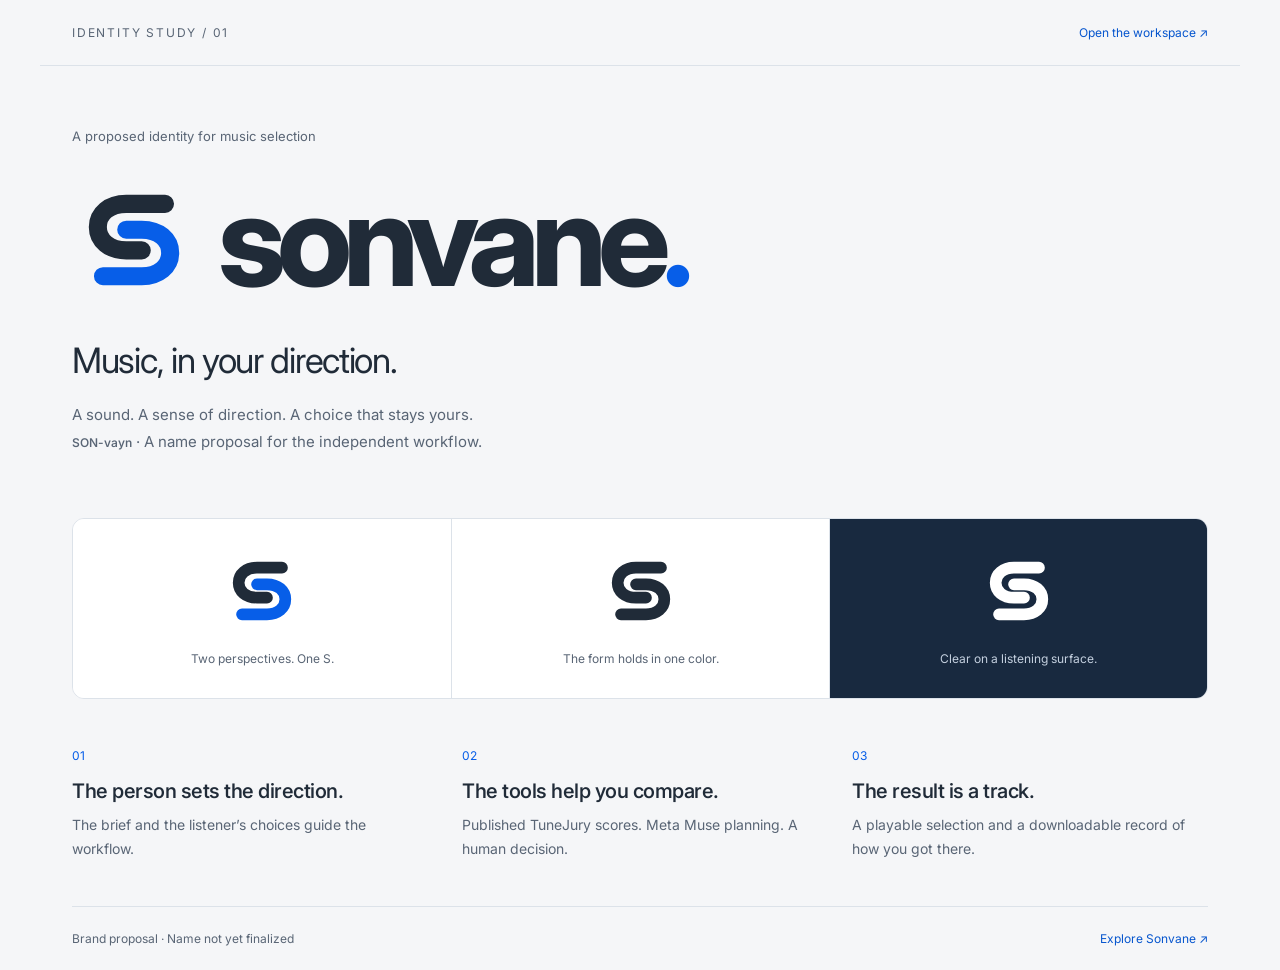
<file: app/static/brand/index.html>
<!doctype html><html lang="en"><head><meta charset="utf-8"><meta name="viewport" content="width=device-width,initial-scale=1"><title>Sonvane — Identity proposal</title><link rel="stylesheet" href="brand.css"><link rel="icon" href="../assets/sonvane.svg"></head><body><header><span>IDENTITY STUDY / 01</span><a href="/">Open the workspace ↗</a></header><main><section class="hero"><p class="eyebrow">A proposed identity for music selection</p><div class="lockup"><img src="../assets/sonvane.svg" alt="Paired S symbol"><h1>sonvane<span>.</span></h1></div><p class="tagline">Music, in your direction.</p><p class="explanation">A sound. A sense of direction. A choice that stays yours.<br><strong>SON-vayn</strong> · A name proposal for the independent workflow.</p></section><section class="specimens"><div class="specimen"><img src="../assets/sonvane.svg" alt="Two-color mark"><p>Two perspectives. One S.</p></div><div class="specimen"><img src="../assets/sonvane-mono.svg" alt="Single-color mark"><p>The form holds in one color.</p></div><div class="specimen dark"><img src="../assets/sonvane-white.svg" alt="White mark on dark background"><p>Clear on a listening surface.</p></div></section><section class="principles"><div><span>01</span><h2>The person sets the direction.</h2><p>The brief and the listener’s choices guide the workflow.</p></div><div><span>02</span><h2>The tools help you compare.</h2><p>Published TuneJury scores. Meta Muse planning. A human decision.</p></div><div><span>03</span><h2>The result is a track.</h2><p>A playable selection and a downloadable record of how you got there.</p></div></section><footer><span>Brand proposal · Name not yet finalized</span><a href="/demo/">Explore Sonvane ↗</a></footer></main></body></html>
</file>
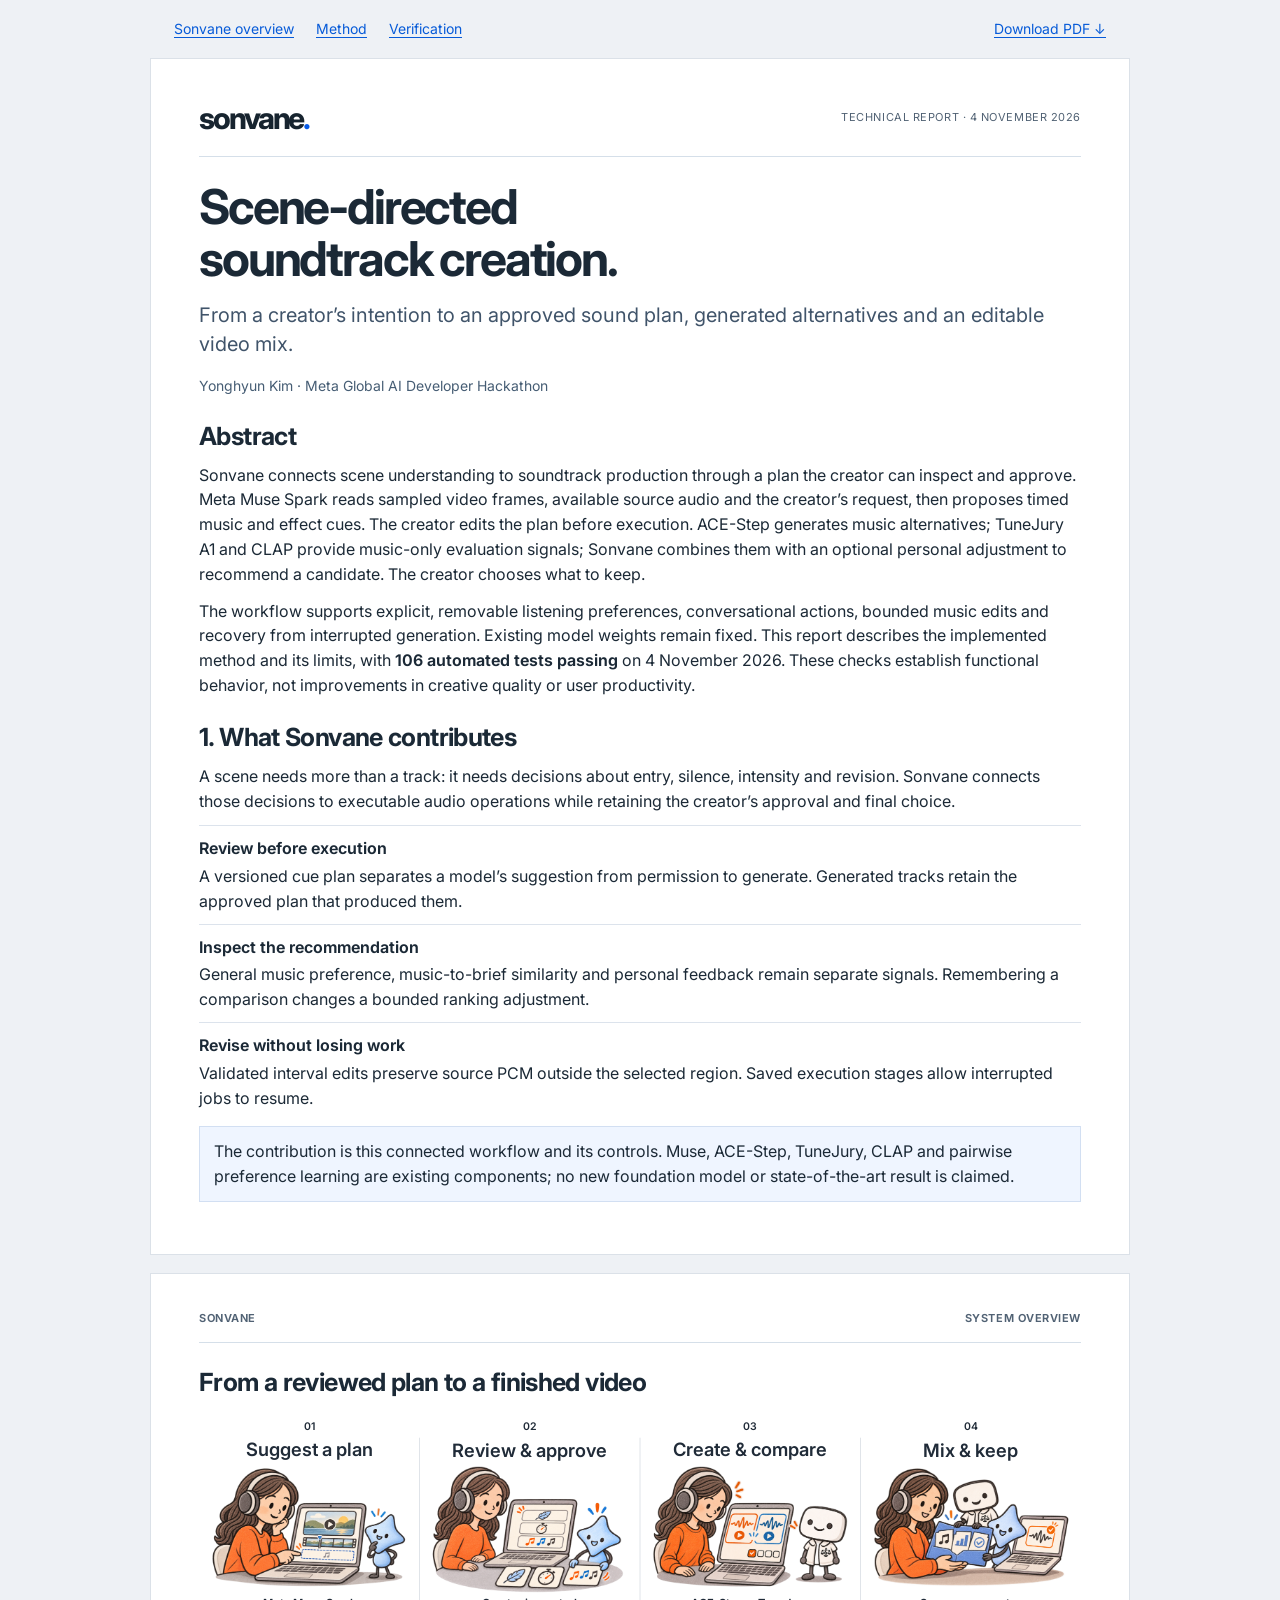
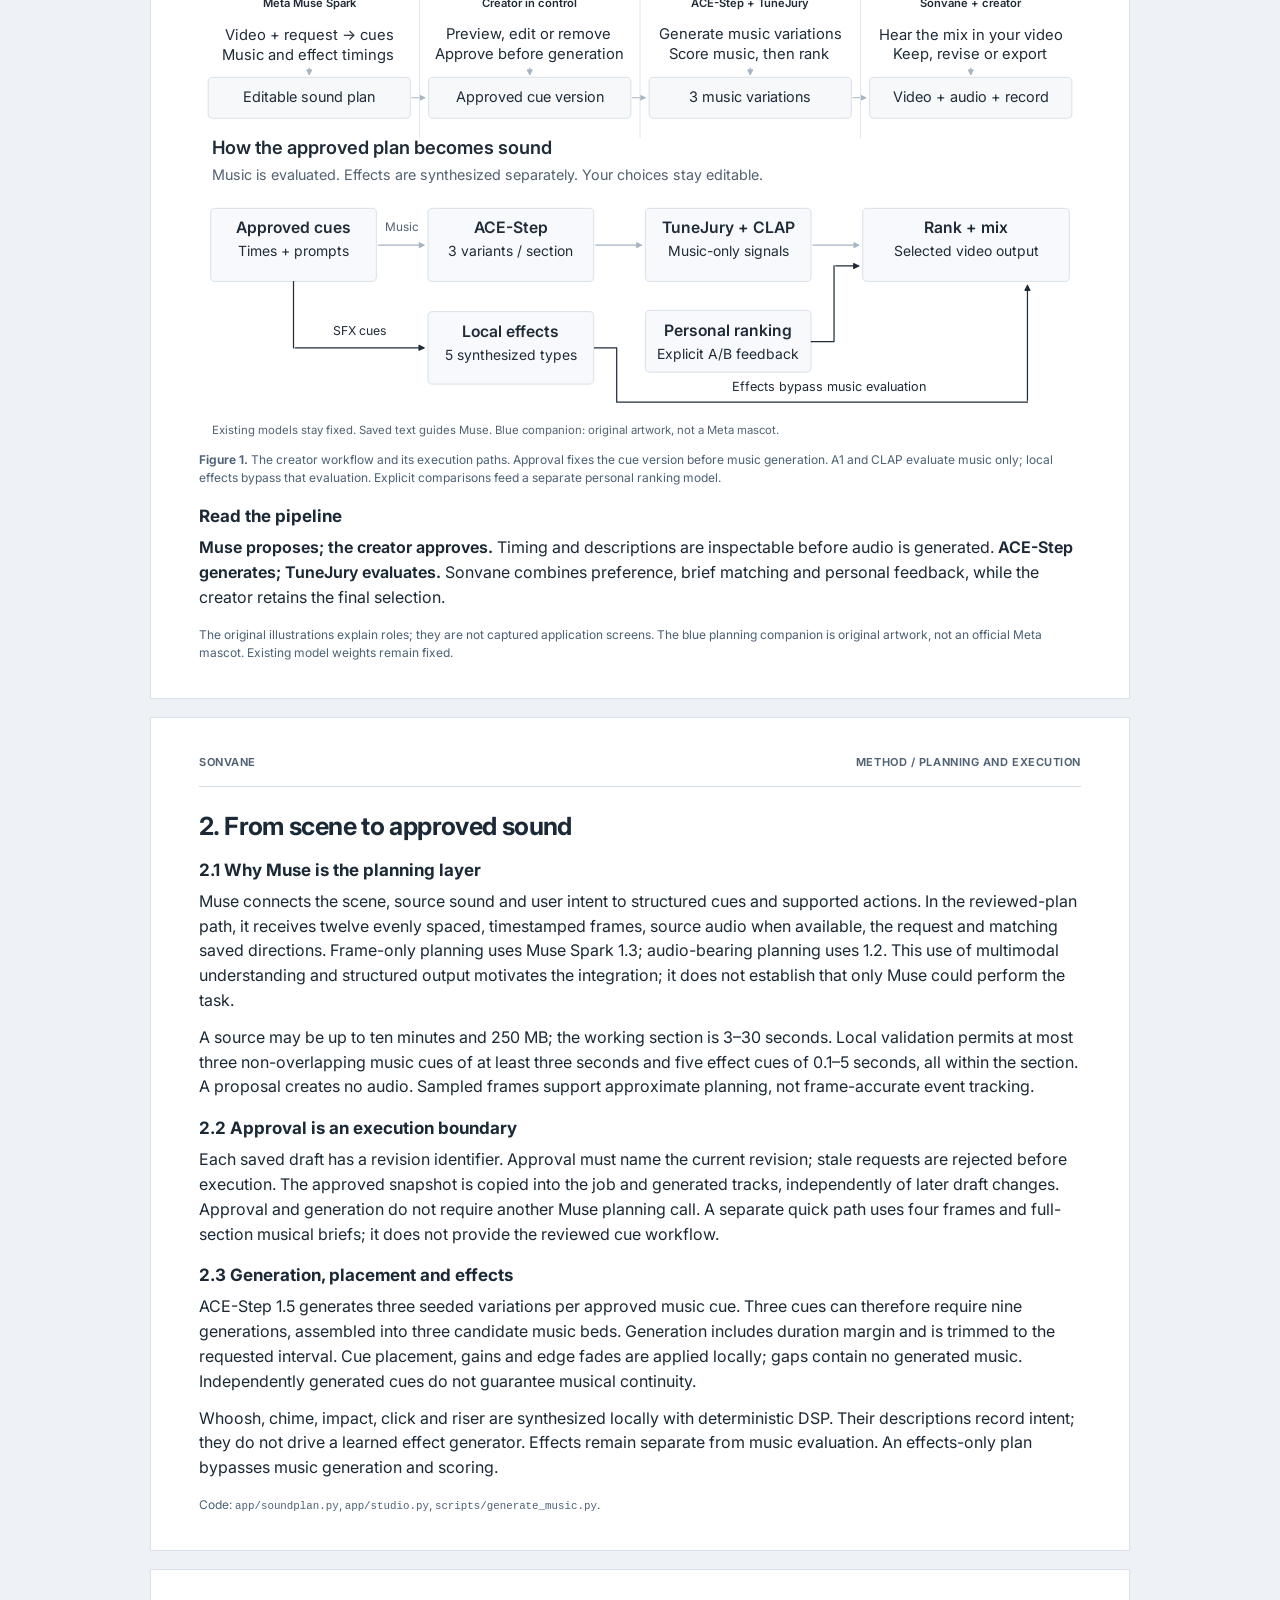
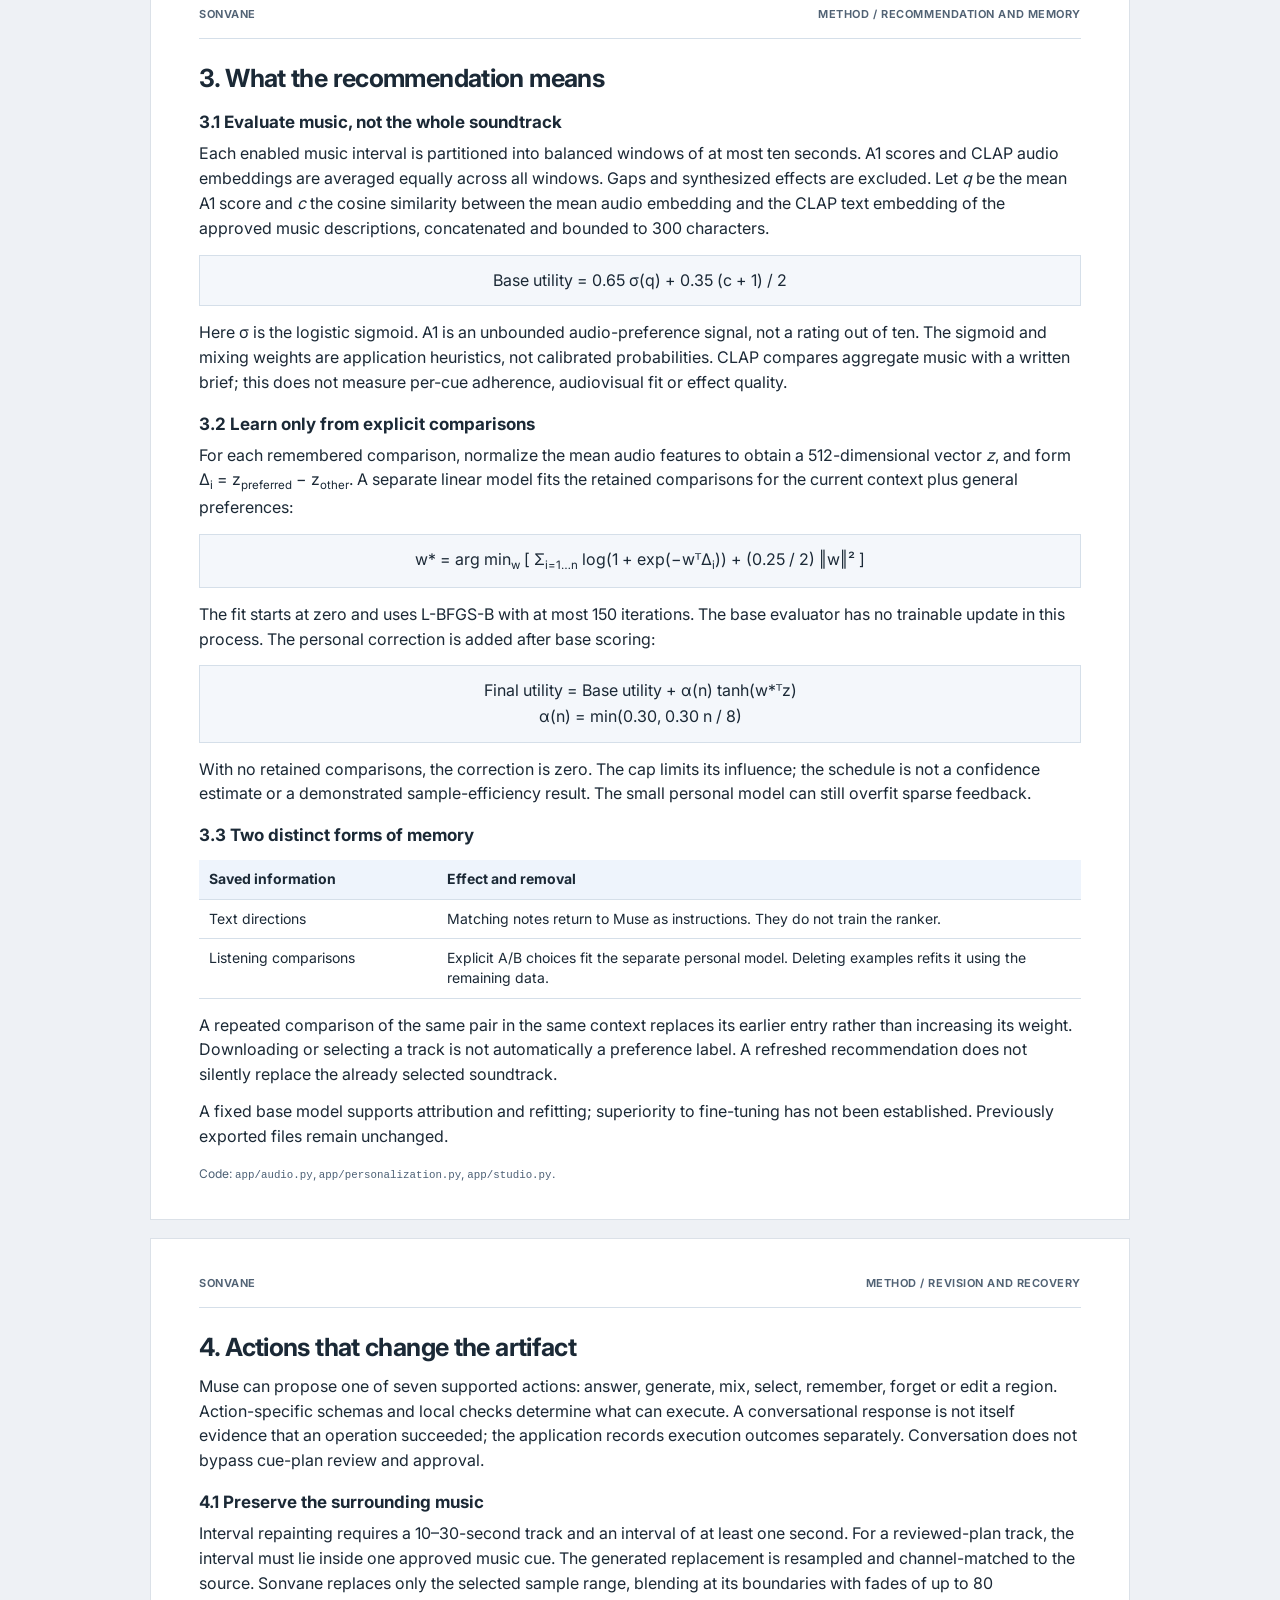
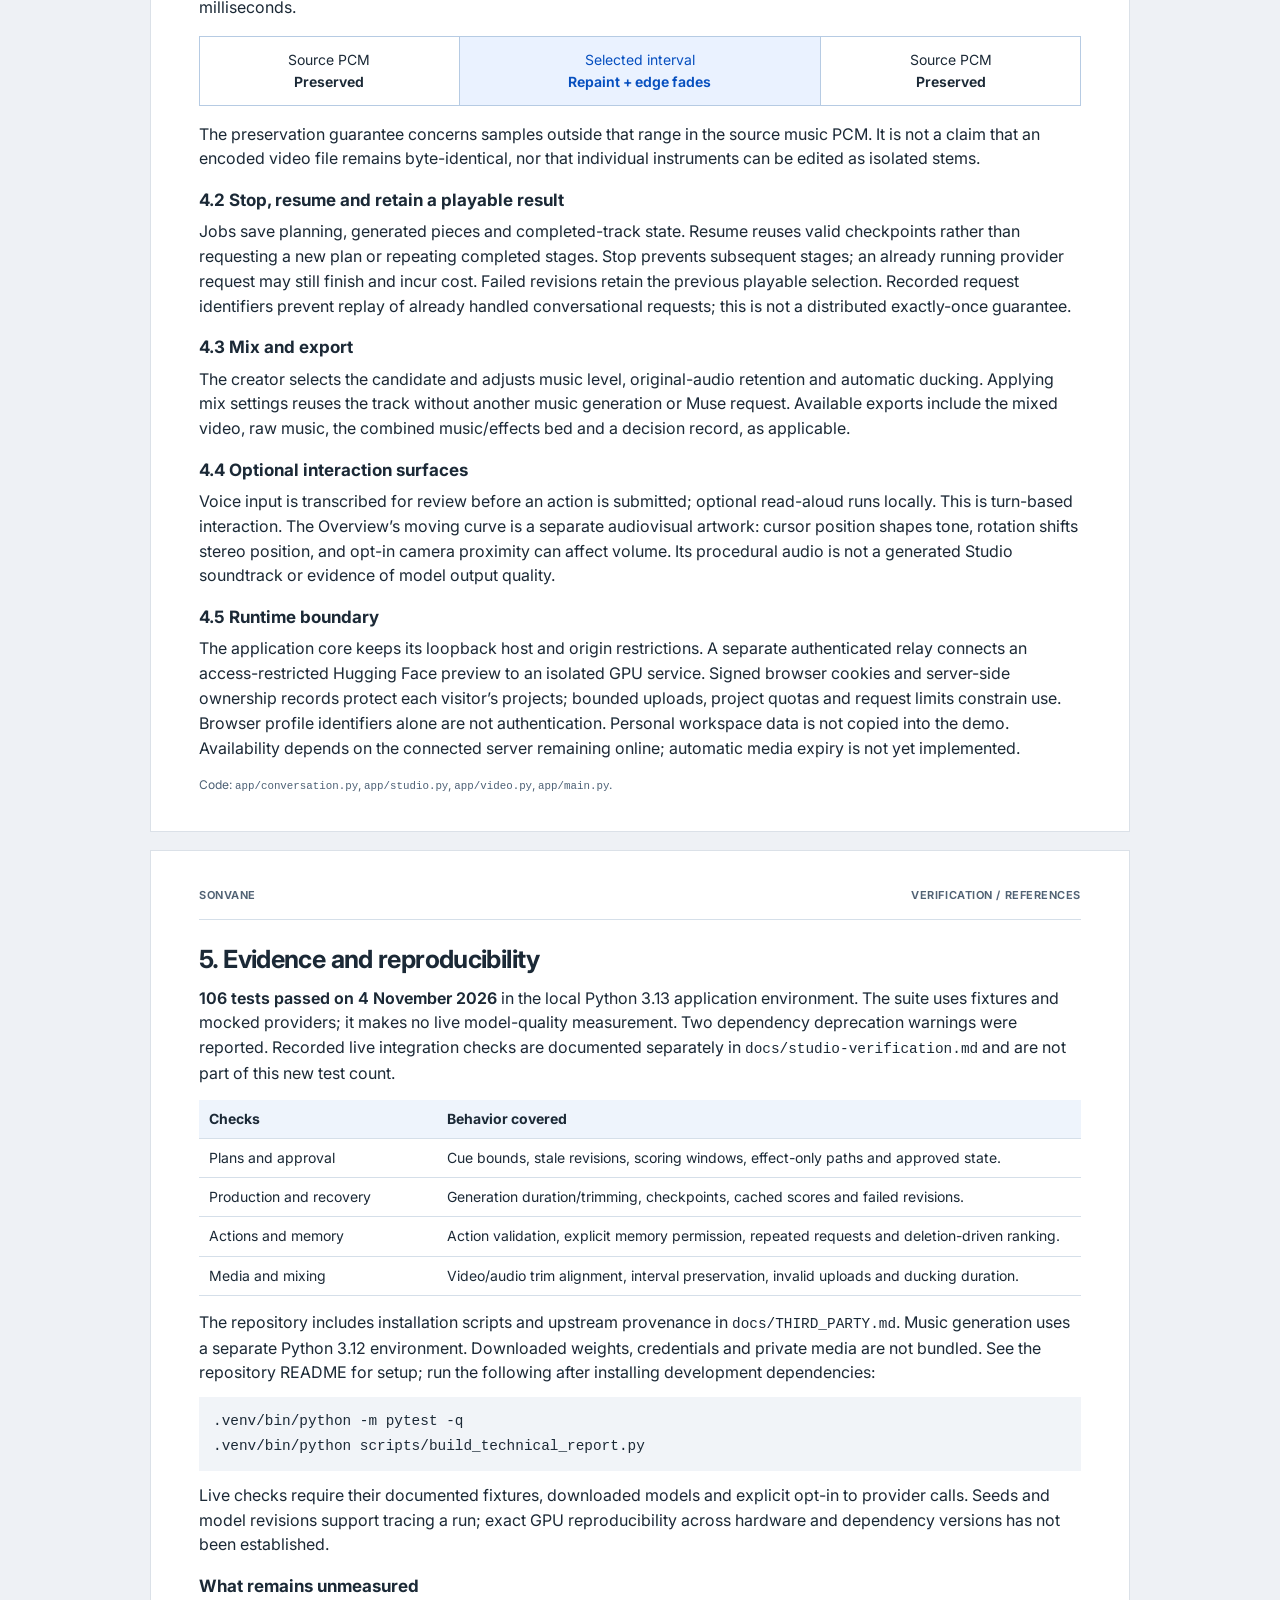
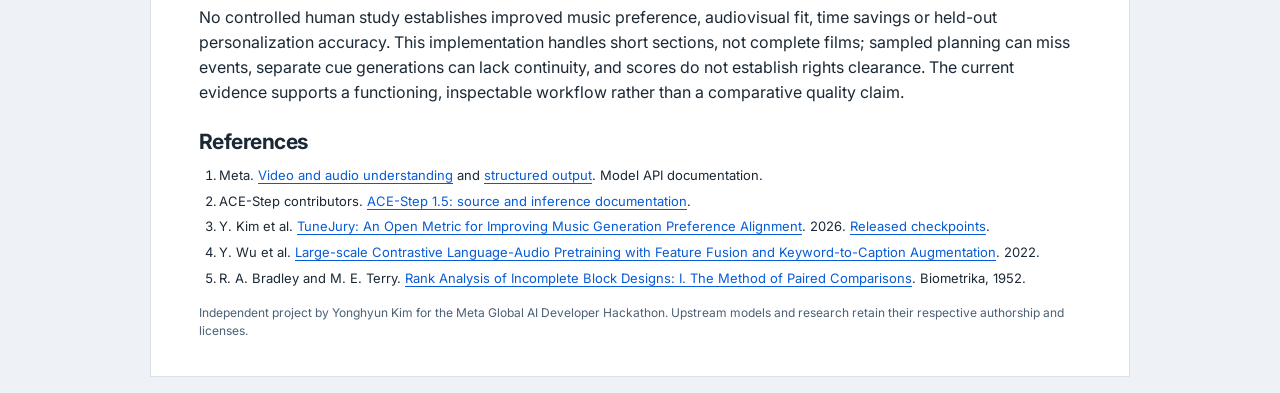
<file: app/static/report/index.html>
<!doctype html>
<html lang="en"><head><meta charset="utf-8"><meta name="viewport" content="width=device-width,initial-scale=1"><title>Sonvane — Scene-directed soundtrack creation</title><meta name="citation_title" content="Sonvane: Scene-directed soundtrack creation"><meta name="citation_author" content="Kim, Yonghyun"><meta name="citation_publication_date" content="2026/11/04"><meta name="citation_pdf_url" content="https://yonghyunk1m-sonvane.hf.space/report/sonvane-technical-report.pdf"><meta name="description" content="Technical report on Sonvane: reviewed sound plans, local music generation, inspectable recommendations and reversible personal feedback."><link rel="icon" href="../assets/sonvane.svg"><link rel="stylesheet" href="report.css"></head>
<body><nav class="report-nav" aria-label="Report navigation"><a href="../demo/">Sonvane overview</a><a href="#architecture">Method</a><a href="#verification">Verification</a><a href="sonvane-technical-report.pdf" download>Download PDF ↓</a></nav><main>
<section class="report-page" id="summary">
<header class="masthead"><span class="wordmark">sonvane<span>.</span></span><span>TECHNICAL REPORT · 4 NOVEMBER 2026</span></header>
<h1>Scene-directed<br>soundtrack creation.</h1>
<p class="subtitle">From a creator’s intention to an approved sound plan, generated alternatives and an editable video mix.</p>
<p class="byline">Yonghyun Kim · Meta Global AI Developer Hackathon</p>
<h2>Abstract</h2>
<p>Sonvane connects scene understanding to soundtrack production through a plan the creator can inspect and approve. Meta Muse Spark reads sampled video frames, available source audio and the creator’s request, then proposes timed music and effect cues. The creator edits the plan before execution. ACE-Step generates music alternatives; TuneJury A1 and CLAP provide music-only evaluation signals; Sonvane combines them with an optional personal adjustment to recommend a candidate. The creator chooses what to keep.</p>
<p>The workflow supports explicit, removable listening preferences, conversational actions, bounded music edits and recovery from interrupted generation. Existing model weights remain fixed. This report describes the implemented method and its limits, with <strong>106 automated tests passing</strong> on 4 November 2026. These checks establish functional behavior, not improvements in creative quality or user productivity.</p>
<h2>1. What Sonvane contributes</h2>
<p>A scene needs more than a track: it needs decisions about entry, silence, intensity and revision. Sonvane connects those decisions to executable audio operations while retaining the creator’s approval and final choice.</p>
<div class="contribution"><strong>Review before execution</strong><p>A versioned cue plan separates a model’s suggestion from permission to generate. Generated tracks retain the approved plan that produced them.</p></div>
<div class="contribution"><strong>Inspect the recommendation</strong><p>General music preference, music-to-brief similarity and personal feedback remain separate signals. Remembering a comparison changes a bounded ranking adjustment.</p></div>
<div class="contribution"><strong>Revise without losing work</strong><p>Validated interval edits preserve source PCM outside the selected region. Saved execution stages allow interrupted jobs to resume.</p></div>
<p class="note">The contribution is this connected workflow and its controls. Muse, ACE-Step, TuneJury, CLAP and pairwise preference learning are existing components; no new foundation model or state-of-the-art result is claimed.</p>
</section>
<section class="report-page" id="pipeline">
<header class="running-head">SONVANE <span>SYSTEM OVERVIEW</span></header>
<h2>From a reviewed plan to a finished video</h2>
<figure class="full-pipeline"><img src="pipeline.svg" alt="Four illustrated stages: Muse proposes cues, the creator reviews and approves, ACE-Step generates and TuneJury evaluates, then Sonvane mixes the selected result. Music, effects and personal feedback follow separate routes."><figcaption><strong>Figure 1.</strong> The creator workflow and its execution paths. Approval fixes the cue version before music generation. A1 and CLAP evaluate music only; local effects bypass that evaluation. Explicit comparisons feed a separate personal ranking model.</figcaption></figure>
<h3>Read the pipeline</h3>
<p><strong>Muse proposes; the creator approves.</strong> Timing and descriptions are inspectable before audio is generated. <strong>ACE-Step generates; TuneJury evaluates.</strong> Sonvane combines preference, brief matching and personal feedback, while the creator retains the final selection.</p>
<p class="source">The original illustrations explain roles; they are not captured application screens. The blue planning companion is original artwork, not an official Meta mascot. Existing model weights remain fixed.</p>
</section>
<section class="report-page" id="architecture">
<header class="running-head">SONVANE <span>METHOD / PLANNING AND EXECUTION</span></header>
<h2>2. From scene to approved sound</h2>

<h3>2.1 Why Muse is the planning layer</h3>
<p>Muse connects the scene, source sound and user intent to structured cues and supported actions. In the reviewed-plan path, it receives twelve evenly spaced, timestamped frames, source audio when available, the request and matching saved directions. Frame-only planning uses Muse Spark 1.3; audio-bearing planning uses 1.2. This use of multimodal understanding and structured output motivates the integration; it does not establish that only Muse could perform the task.</p>
<p>A source may be up to ten minutes and 250 MB; the working section is 3–30 seconds. Local validation permits at most three non-overlapping music cues of at least three seconds and five effect cues of 0.1–5 seconds, all within the section. A proposal creates no audio. Sampled frames support approximate planning, not frame-accurate event tracking.</p>
<h3>2.2 Approval is an execution boundary</h3>
<p>Each saved draft has a revision identifier. Approval must name the current revision; stale requests are rejected before execution. The approved snapshot is copied into the job and generated tracks, independently of later draft changes. Approval and generation do not require another Muse planning call. A separate quick path uses four frames and full-section musical briefs; it does not provide the reviewed cue workflow.</p>
<h3>2.3 Generation, placement and effects</h3>
<p>ACE-Step 1.5 generates three seeded variations per approved music cue. Three cues can therefore require nine generations, assembled into three candidate music beds. Generation includes duration margin and is trimmed to the requested interval. Cue placement, gains and edge fades are applied locally; gaps contain no generated music. Independently generated cues do not guarantee musical continuity.</p>
<p>Whoosh, chime, impact, click and riser are synthesized locally with deterministic DSP. Their descriptions record intent; they do not drive a learned effect generator. Effects remain separate from music evaluation. An effects-only plan bypasses music generation and scoring.</p>

<p class="source">Code: <code>app/soundplan.py</code>, <code>app/studio.py</code>, <code>scripts/generate_music.py</code>.</p>
</section>
<section class="report-page" id="ranking">
<header class="running-head">SONVANE <span>METHOD / RECOMMENDATION AND MEMORY</span></header>
<h2>3. What the recommendation means</h2>
<h3>3.1 Evaluate music, not the whole soundtrack</h3>
<p>Each enabled music interval is partitioned into balanced windows of at most ten seconds. A1 scores and CLAP audio embeddings are averaged equally across all windows. Gaps and synthesized effects are excluded. Let <em>q</em> be the mean A1 score and <em>c</em> the cosine similarity between the mean audio embedding and the CLAP text embedding of the approved music descriptions, concatenated and bounded to 300 characters.</p>
<div class="equation">Base utility = 0.65 σ(q) + 0.35 (c + 1) / 2</div>
<p>Here σ is the logistic sigmoid. A1 is an unbounded audio-preference signal, not a rating out of ten. The sigmoid and mixing weights are application heuristics, not calibrated probabilities. CLAP compares aggregate music with a written brief; this does not measure per-cue adherence, audiovisual fit or effect quality.</p>
<h3>3.2 Learn only from explicit comparisons</h3>
<p>For each remembered comparison, normalize the mean audio features to obtain a 512-dimensional vector <em>z</em>, and form Δ<sub>i</sub> = z<sub>preferred</sub> − z<sub>other</sub>. A separate linear model fits the retained comparisons for the current context plus general preferences:</p>
<div class="equation">w* = arg min<sub>w</sub> [ Σ<sub>i=1…n</sub> log(1 + exp(−wᵀΔ<sub>i</sub>)) + (0.25 / 2) ‖w‖² ]</div>
<p>The fit starts at zero and uses L-BFGS-B with at most 150 iterations. The base evaluator has no trainable update in this process. The personal correction is added after base scoring:</p>
<div class="equation">Final utility = Base utility + α(n) tanh(w*ᵀz)<br>α(n) = min(0.30, 0.30 n / 8)</div>
<p>With no retained comparisons, the correction is zero. The cap limits its influence; the schedule is not a confidence estimate or a demonstrated sample-efficiency result. The small personal model can still overfit sparse feedback.</p>
<h3>3.3 Two distinct forms of memory</h3>
<table><thead><tr><th>Saved information</th><th>Effect and removal</th></tr></thead><tbody>
<tr><td>Text directions</td><td>Matching notes return to Muse as instructions. They do not train the ranker.</td></tr>
<tr><td>Listening comparisons</td><td>Explicit A/B choices fit the separate personal model. Deleting examples refits it using the remaining data.</td></tr>
</tbody></table>
<p>A repeated comparison of the same pair in the same context replaces its earlier entry rather than increasing its weight. Downloading or selecting a track is not automatically a preference label. A refreshed recommendation does not silently replace the already selected soundtrack.</p>
<p>A fixed base model supports attribution and refitting; superiority to fine-tuning has not been established. Previously exported files remain unchanged.</p>
<p class="source">Code: <code>app/audio.py</code>, <code>app/personalization.py</code>, <code>app/studio.py</code>.</p>
</section>
<section class="report-page" id="control">
<header class="running-head">SONVANE <span>METHOD / REVISION AND RECOVERY</span></header>
<h2>4. Actions that change the artifact</h2>
<p>Muse can propose one of seven supported actions: answer, generate, mix, select, remember, forget or edit a region. Action-specific schemas and local checks determine what can execute. A conversational response is not itself evidence that an operation succeeded; the application records execution outcomes separately. Conversation does not bypass cue-plan review and approval.</p>
<h3>4.1 Preserve the surrounding music</h3>
<p>Interval repainting requires a 10–30-second track and an interval of at least one second. For a reviewed-plan track, the interval must lie inside one approved music cue. The generated replacement is resampled and channel-matched to the source. Sonvane replaces only the selected sample range, blending at its boundaries with fades of up to 80 milliseconds.</p>
<div class="edit-strip" role="img" aria-label="The source music before and after the selected interval is preserved; only the selected interval is replaced."><span>Source PCM<br><b>Preserved</b></span><span>Selected interval<br><b>Repaint + edge fades</b></span><span>Source PCM<br><b>Preserved</b></span></div>
<p>The preservation guarantee concerns samples outside that range in the source music PCM. It is not a claim that an encoded video file remains byte-identical, nor that individual instruments can be edited as isolated stems.</p>
<h3>4.2 Stop, resume and retain a playable result</h3>
<p>Jobs save planning, generated pieces and completed-track state. Resume reuses valid checkpoints rather than requesting a new plan or repeating completed stages. Stop prevents subsequent stages; an already running provider request may still finish and incur cost. Failed revisions retain the previous playable selection. Recorded request identifiers prevent replay of already handled conversational requests; this is not a distributed exactly-once guarantee.</p>
<h3>4.3 Mix and export</h3>
<p>The creator selects the candidate and adjusts music level, original-audio retention and automatic ducking. Applying mix settings reuses the track without another music generation or Muse request. Available exports include the mixed video, raw music, the combined music/effects bed and a decision record, as applicable.</p>
<h3>4.4 Optional interaction surfaces</h3>
<p>Voice input is transcribed for review before an action is submitted; optional read-aloud runs locally. This is turn-based interaction. The Overview’s moving curve is a separate audiovisual artwork: cursor position shapes tone, rotation shifts stereo position, and opt-in camera proximity can affect volume. Its procedural audio is not a generated Studio soundtrack or evidence of model output quality.</p>
<h3>4.5 Runtime boundary</h3>
<p>The application core keeps its loopback host and origin restrictions. A separate authenticated relay connects an access-restricted Hugging Face preview to an isolated GPU service. Signed browser cookies and server-side ownership records protect each visitor’s projects; bounded uploads, project quotas and request limits constrain use. Browser profile identifiers alone are not authentication. Personal workspace data is not copied into the demo. Availability depends on the connected server remaining online; automatic media expiry is not yet implemented.</p>
<p class="source">Code: <code>app/conversation.py</code>, <code>app/studio.py</code>, <code>app/video.py</code>, <code>app/main.py</code>.</p>
</section>
<section class="report-page" id="verification">
<header class="running-head">SONVANE <span>VERIFICATION / REFERENCES</span></header>
<h2>5. Evidence and reproducibility</h2>
<p><strong>106 tests passed on 4 November 2026</strong> in the local Python 3.13 application environment. The suite uses fixtures and mocked providers; it makes no live model-quality measurement. Two dependency deprecation warnings were reported. Recorded live integration checks are documented separately in <code>docs/studio-verification.md</code> and are not part of this new test count.</p>
<table><thead><tr><th>Checks</th><th>Behavior covered</th></tr></thead><tbody>
<tr><td>Plans and approval</td><td>Cue bounds, stale revisions, scoring windows, effect-only paths and approved state.</td></tr>
<tr><td>Production and recovery</td><td>Generation duration/trimming, checkpoints, cached scores and failed revisions.</td></tr>
<tr><td>Actions and memory</td><td>Action validation, explicit memory permission, repeated requests and deletion-driven ranking.</td></tr>
<tr><td>Media and mixing</td><td>Video/audio trim alignment, interval preservation, invalid uploads and ducking duration.</td></tr>
</tbody></table>
<p>The repository includes installation scripts and upstream provenance in <code>docs/THIRD_PARTY.md</code>. Music generation uses a separate Python 3.12 environment. Downloaded weights, credentials and private media are not bundled. See the repository README for setup; run the following after installing development dependencies:</p>
<pre><code>.venv/bin/python -m pytest -q
.venv/bin/python scripts/build_technical_report.py</code></pre>
<p>Live checks require their documented fixtures, downloaded models and explicit opt-in to provider calls. Seeds and model revisions support tracing a run; exact GPU reproducibility across hardware and dependency versions has not been established.</p>
<h3>What remains unmeasured</h3>
<p>No controlled human study establishes improved music preference, audiovisual fit, time savings or held-out personalization accuracy. This implementation handles short sections, not complete films; sampled planning can miss events, separate cue generations can lack continuity, and scores do not establish rights clearance. The current evidence supports a functioning, inspectable workflow rather than a comparative quality claim.</p>
<h2 class="refs-title">References</h2>
<ol class="references">
<li>Meta. <a href="https://dev.meta.ai/docs/video-understanding">Video and audio understanding</a> and <a href="https://dev.meta.ai/docs/structured-output">structured output</a>. Model API documentation.</li>
<li>ACE-Step contributors. <a href="https://github.com/ace-step/ACE-Step-1.5">ACE-Step 1.5: source and inference documentation</a>.</li>
<li>Y. Kim et al. <a href="https://arxiv.org/abs/2606.17006">TuneJury: An Open Metric for Improving Music Generation Preference Alignment</a>. 2026. <a href="https://huggingface.co/TuneJury/tunejury">Released checkpoints</a>.</li>
<li>Y. Wu et al. <a href="https://arxiv.org/abs/2211.06687">Large-scale Contrastive Language-Audio Pretraining with Feature Fusion and Keyword-to-Caption Augmentation</a>. 2022.</li>
<li>R. A. Bradley and M. E. Terry. <a href="https://doi.org/10.1093/biomet/39.3-4.324">Rank Analysis of Incomplete Block Designs: I. The Method of Paired Comparisons</a>. Biometrika, 1952.</li>
</ol>
<p class="source">Independent project by Yonghyun Kim for the Meta Global AI Developer Hackathon. Upstream models and research retain their respective authorship and licenses.</p>
</section></main></body></html>
</file>
<file: app/static/brand/brand.css>
@font-face{font-family:Inter;src:url('../assets/inter.woff2') format('woff2');font-weight:100 900;font-display:swap}*{box-sizing:border-box}body{margin:0;background:#f5f6f8;color:#202b38;font-family:Inter,Arial,sans-serif}a{color:#0756ce;text-decoration:none}a:focus-visible{outline:3px solid #86afff;outline-offset:5px}header,main{max-width:1200px;margin:auto}header{display:flex;align-items:center;justify-content:space-between;gap:20px;padding:25px 32px;border-bottom:1px solid #dce2e9;font-size:12px}header>span{letter-spacing:1.8px;color:#596575}main{padding:0 32px}.hero{padding:62px 0 48px}.eyebrow{font-size:13px;color:#596575;margin:0 0 32px}.lockup{display:flex;align-items:center;gap:22px}.lockup img{width:124px;height:124px}.lockup h1{font-size:clamp(64px,10vw,142px);letter-spacing:-.07em;font-weight:750;line-height:1;margin:0}.lockup h1 span{color:#075ee8}.tagline{font-size:35px;letter-spacing:-1.3px;line-height:1.2;margin:35px 0 20px}.explanation{font-size:15px;line-height:1.8;color:#596575}.explanation strong{font-size:12px;font-weight:550}.specimens{display:grid;grid-template-columns:1fr 1fr 1fr;border:1px solid #dce2e9;border-radius:12px;overflow:hidden}.specimen{padding:32px;background:white;display:flex;flex-direction:column;align-items:center;gap:20px}.specimen+.specimen{border-left:1px solid #dce2e9}.specimen img{width:80px;height:80px}.specimen p{font-size:12px;color:#596575;margin:0;text-align:center}.specimen.dark{background:#18293f}.dark p{color:#c4d0df}.principles{display:grid;grid-template-columns:1fr 1fr 1fr;gap:34px;margin:45px 0}.principles span{color:#075ee8;font-size:12px}.principles h2{font-size:20px;font-weight:550;line-height:1.3;letter-spacing:-.5px;margin:14px 0 9px}.principles p{font-size:14px;color:#596575;line-height:1.7;margin:0}footer{display:flex;justify-content:space-between;gap:20px;padding:24px 0;border-top:1px solid #dce2e9;font-size:12px;color:#596575}@media(max-width:680px){header,main{padding-left:20px;padding-right:20px}.hero{padding:40px 0 30px}.lockup{gap:9px}.lockup img{width:58px;height:58px}.lockup h1{font-size:clamp(46px,12vw,72px);letter-spacing:-.07em}.tagline{font-size:27px;letter-spacing:-.9px}.specimen{padding:24px 12px}.specimen img{width:50px;height:50px}.specimen p{font-size:10px}.principles{grid-template-columns:1fr;gap:24px}.principles h2{margin-top:8px}footer{flex-wrap:wrap;font-size:11px}}
</file>
<file: app/static/report/report.css>
@font-face{font-family:Inter;src:url('../assets/inter.woff2') format('woff2');font-weight:100 900;font-display:swap}
*{box-sizing:border-box}body{margin:0;background:#eef1f5;color:#1b2936;font:16px/1.55 Inter,Arial,sans-serif}a{color:#075bd8;text-underline-offset:3px}a:hover{text-decoration:none}a:focus-visible{outline:2px solid #075bd8;outline-offset:4px}.report-nav{max-width:980px;margin:18px auto;display:flex;gap:22px;padding:0 24px;flex-wrap:wrap;font-size:14px}.report-nav a:last-child{margin-left:auto}main{max-width:980px;margin:auto}.report-page{background:white;padding:36px 48px;margin:18px 0;border:1px solid #dbe1e8}.masthead,.running-head{display:flex;justify-content:space-between;align-items:center;gap:16px;border-bottom:1px solid #d5dfe9;padding-bottom:15px;margin-bottom:24px;font-size:11px;letter-spacing:.05em;color:#516274}.wordmark{font-size:30px;font-weight:750;letter-spacing:-.07em;color:#17242f}.wordmark span{color:#075be8}.running-head{font-weight:650}h1{font-size:48px;line-height:1.08;letter-spacing:-.045em;margin:0 0 16px}h2{font-size:25px;line-height:1.2;letter-spacing:-.025em;margin:24px 0 12px}h3{font-size:17px;line-height:1.3;margin:18px 0 8px}p{margin:0 0 12px}.subtitle{font-size:20px;line-height:1.45;color:#40546a}.byline{font-size:14px;color:#465d74;margin:16px 0 23px}.contribution{border-top:1px solid #dce3ec;padding-top:10px;margin-top:10px}.contribution p{margin:3px 0 0}.note{background:#eff5ff;border:1px solid #d2dff2;padding:12px 14px;margin:16px 0}.source,figcaption{font-size:12px;line-height:1.5;color:#4c6075}.source{margin:16px 0 0}figure{margin:16px 0}.pipeline{display:grid;grid-template-columns:repeat(4,1fr);border:1px solid #b6cbe3}.pipeline>div{padding:12px 10px;border-right:1px solid #b6cbe3}.pipeline>div:last-child{border-right:0}.pipeline b{display:block;color:#075bd8;margin-bottom:6px}.pipeline span{font-size:13px;display:block}figcaption{margin-top:8px}table{border-collapse:collapse;width:100%;margin:14px 0;font-size:14px;line-height:1.45}th,td{text-align:left;vertical-align:top;padding:9px 10px;border-bottom:1px solid #d5dfe9}th{background:#eef4fc}th:first-child,td:first-child{width:27%}.equation{border:1px solid #d5dfe9;background:#f4f7fb;text-align:center;padding:12px 8px;margin:14px 0;font-size:16px;line-height:1.6;overflow-wrap:anywhere}.edit-strip{display:grid;grid-template-columns:1fr 1.4fr 1fr;border:1px solid #b6cbe3;margin:16px 0;font-size:14px;text-align:center}.edit-strip span{padding:12px 6px}.edit-strip span:nth-child(2){background:#eaf2ff;color:#064fbf;border-inline:1px solid #b6cbe3}.references{padding-left:20px;font-size:13px;line-height:1.45;margin:10px 0}.references li{margin-bottom:7px}.refs-title{font-size:21px}code{font: .9em/1.5 monospace;overflow-wrap:anywhere}pre{background:#f1f4f8;padding:12px 14px;white-space:pre-wrap;margin:12px 0}strong,b{font-weight:650}sub{font-size:.72em}
@media(max-width:650px){.report-page{padding:24px 18px;margin:12px 0}.report-nav{gap:12px;padding:0 18px}.report-nav a:last-child{margin-left:0}h1{font-size:37px}h2{font-size:23px}.masthead{align-items:flex-start}.masthead>span:last-child{max-width:150px;text-align:right;font-size:10px}.running-head{font-size:10px}.pipeline{grid-template-columns:1fr 1fr}.pipeline>div:nth-child(2){border-right:0}.pipeline>div:nth-child(-n+2){border-bottom:1px solid #b6cbe3}table{font-size:13px}th,td{padding:8px 6px}.equation{font-size:14px}.edit-strip{font-size:12px}.subtitle{font-size:18px}}
@page{size:A4;margin:14mm 16mm 16mm}@media print{body{background:white;font-size:10.2pt;line-height:1.43}.report-nav{display:none}main{max-width:none}.report-page{border:0;padding:0;margin:0;break-after:page}.report-page:last-child{break-after:auto}.masthead,.running-head{font-size:8pt;padding-bottom:9pt;margin-bottom:14pt}.wordmark{font-size:24pt}h1{font-size:35pt;margin-bottom:12pt}h2{font-size:17pt;margin:14pt 0 8pt}h3{font-size:11.4pt;margin:12pt 0 6pt}p{margin-bottom:8pt}.subtitle{font-size:13pt}.byline{font-size:9.4pt;margin:12pt 0 16pt}.contribution{padding-top:7pt;margin-top:7pt}.note{padding:9pt 10pt;margin:11pt 0}.source,figcaption{font-size:8.3pt;line-height:1.4}.source{margin-top:10pt}figure{margin:11pt 0}.pipeline>div{padding:8pt}.pipeline span{font-size:9pt}.pipeline b{font-size:10pt}.pipeline{grid-template-columns:repeat(4,1fr)}.equation{font-size:10.2pt;padding:8pt 6pt;margin:10pt 0}table{font-size:9pt;line-height:1.4;margin:10pt 0}th,td{padding:6pt 7pt}.edit-strip{font-size:9.5pt;margin:12pt 0}.edit-strip span{padding:9pt 5pt}.references{font-size:8.6pt;line-height:1.4}.references li{margin-bottom:5pt}.refs-title{font-size:14pt}pre{padding:8pt 10pt;margin:9pt 0}h2,h3{break-after:avoid}figure,table,.note,.contribution,.equation,.edit-strip{break-inside:avoid}a{color:#164e9c}*{-webkit-print-color-adjust:exact;print-color-adjust:exact}}

@media print{body{line-height:1.36}.masthead,.running-head{margin-bottom:12pt}h1{font-size:32pt}h2{margin-top:12pt}h3{margin-top:10pt}p{margin-bottom:7pt}.note{margin:9pt 0;padding:8pt 9pt}.equation{margin:8pt 0;padding:7pt 5pt}.byline{margin:10pt 0 12pt}.contribution{padding-top:6pt;margin-top:6pt}.source{margin-top:8pt}}

.full-pipeline img{display:block;width:100%;height:auto}.full-pipeline{margin:16px 0}@media print{.full-pipeline{margin:12pt 0}.full-pipeline img{max-height:470pt;object-fit:contain}}
</file>
